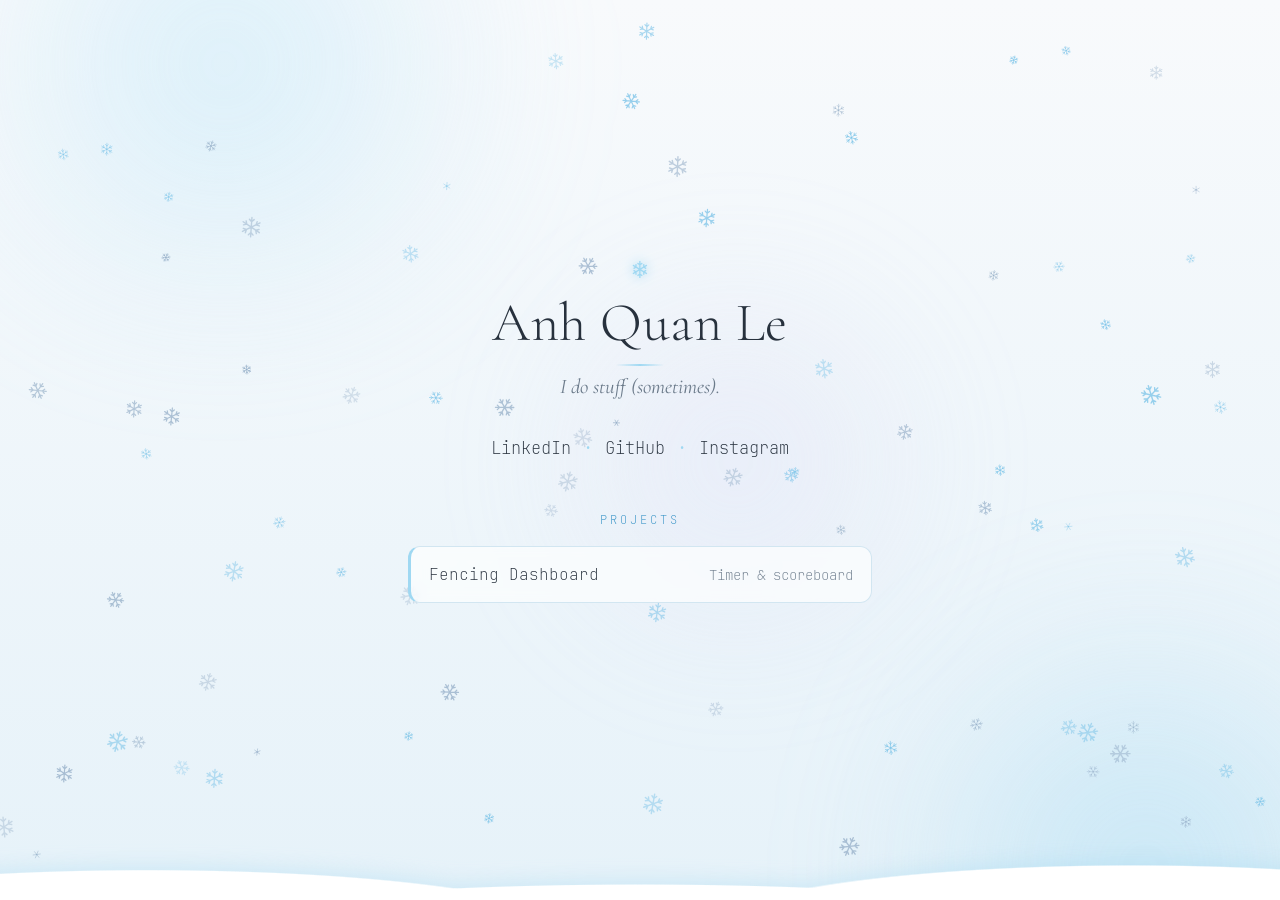
<file: index.html>
<!DOCTYPE html>
<html lang="en">
    <head>
        <meta charset="utf-8">
        <meta name="viewport" content="width=device-width, initial-scale=1">
        <meta name="color-scheme" content="light">
        <title>Anh Quan Le</title>
        <link rel="stylesheet" href="style.css?v=3">
    </head>

    <body>
        <div class="aurora" aria-hidden="true">
            <span class="glow glow-1"></span>
            <span class="glow glow-2"></span>
            <span class="glow glow-3"></span>
        </div>
        <canvas id="snow" aria-hidden="true"></canvas>

        <main class="page-content">
            <header class="intro">
                <span class="flake" aria-hidden="true">❄</span>
                <h1>Anh Quan Le</h1>
                <p class="tagline">I do stuff (sometimes).</p>
            </header>

            <nav class="socials" aria-label="Socials">
                <a href="https://www.linkedin.com/in/anh-quan-le-5a0b0a237/" target="_blank" rel="noreferrer">LinkedIn</a>
                <span class="dot" aria-hidden="true">·</span>
                <a href="https://github.com/LeQuan14" target="_blank" rel="noreferrer">GitHub</a>
                <span class="dot" aria-hidden="true">·</span>
                <a href="https://www.instagram.com/quanl_/" target="_blank" rel="noreferrer">Instagram</a>
            </nav>

            <section class="projects" aria-labelledby="projects-title">
                <h2 id="projects-title">Projects</h2>
                <ul>
                    <li>
                        <a href="fencing-dashboard/index.html">
                            <span class="name">Fencing Dashboard</span>
                            <span class="desc">Timer &amp; scoreboard</span>
                        </a>
                    </li>
                </ul>
            </section>
        </main>

        <div class="snowbank" aria-hidden="true"></div>

        <script>
            (function () {
                const canvas = document.getElementById('snow');
                const ctx = canvas.getContext('2d');
                const reduceMotion = window.matchMedia('(prefers-reduced-motion: reduce)');
                let flakes = [];
                let width = 0;
                let height = 0;
                let frameId = null;

                // wind gusts: every 8-16s the wind ramps up, blows for 2-4s, then dies down
                let wind = 0;
                let windTarget = 0;
                let gustFrames = 0;
                let calmFrames = 300;

                function updateWind() {
                    if (gustFrames > 0) {
                        if (--gustFrames <= 0) {
                            windTarget = 0;
                            calmFrames = Math.round(480 + Math.random() * 480);
                        }
                    } else if (--calmFrames <= 0) {
                        const dir = Math.random() < 0.5 ? -1 : 1;
                        windTarget = dir * (1.5 + Math.random() * 1.5);
                        gustFrames = Math.round(120 + Math.random() * 120);
                    }
                    wind += (windTarget - wind) * 0.02;
                }

                function resize() {
                    const ratio = window.devicePixelRatio || 1;
                    width = window.innerWidth;
                    height = window.innerHeight;
                    canvas.width = width * ratio;
                    canvas.height = height * ratio;
                    ctx.setTransform(ratio, 0, 0, ratio, 0, 0);

                    // density scales with screen area
                    const count = Math.min(110, Math.round((width * height) / 14000));
                    flakes = Array.from({ length: count }, () => makeFlake(true));
                    if (reduceMotion.matches) draw();
                }

                function makeFlake(anywhere) {
                    const r = Math.random() * 7 + 3; // arm length in px
                    return {
                        x: Math.random() * width,
                        y: anywhere ? Math.random() * height : -r,
                        r: r,
                        speed: r * 0.07 + Math.random() * 0.3,
                        hue: Math.random() < 0.5 ? '125, 196, 232' : '150, 175, 200',
                        drift: Math.random() * Math.PI * 2,
                        angle: Math.random() * Math.PI,
                        spin: (Math.random() - 0.5) * 0.01,
                        alpha: Math.random() * 0.45 + 0.35
                    };
                }

                // six-armed flake: each arm has a pair of side branches
                function drawFlake(f) {
                    ctx.save();
                    ctx.translate(f.x, f.y);
                    ctx.rotate(f.angle);
                    ctx.strokeStyle = `rgba(${f.hue}, ${f.alpha})`;
                    ctx.lineWidth = Math.max(0.8, f.r / 7);
                    ctx.lineCap = 'round';
                    ctx.beginPath();
                    for (let i = 0; i < 6; i++) {
                        ctx.moveTo(0, 0);
                        ctx.lineTo(0, -f.r);
                        if (f.r > 4) {
                            const b = f.r * 0.55;
                            const len = f.r * 0.35;
                            ctx.moveTo(0, -b);
                            ctx.lineTo(-len * 0.7, -b - len * 0.7);
                            ctx.moveTo(0, -b);
                            ctx.lineTo(len * 0.7, -b - len * 0.7);
                        }
                        ctx.rotate(Math.PI / 3);
                    }
                    ctx.stroke();
                    ctx.restore();
                }

                function draw() {
                    ctx.clearRect(0, 0, width, height);
                    for (const f of flakes) drawFlake(f);
                }

                function step() {
                    updateWind();
                    for (let i = 0; i < flakes.length; i++) {
                        const f = flakes[i];
                        f.drift += 0.01;
                        f.angle += f.spin + wind * 0.004;
                        f.y += f.speed;
                        // bigger flakes catch more wind
                        f.x += Math.sin(f.drift) * 0.3 + wind * (0.5 + f.r / 10);
                        if (f.y > height + f.r) flakes[i] = makeFlake(false);
                        if (f.x > width + f.r) f.x = -f.r;
                        if (f.x < -f.r) f.x = width + f.r;
                    }
                    draw();
                    frameId = requestAnimationFrame(step);
                }

                function start() {
                    cancelAnimationFrame(frameId);
                    if (reduceMotion.matches) {
                        draw();
                    } else {
                        frameId = requestAnimationFrame(step);
                    }
                }

                window.addEventListener('resize', resize);
                reduceMotion.addEventListener('change', start);
                resize();
                start();
            })();
        </script>
    </body>
</html>
</file>
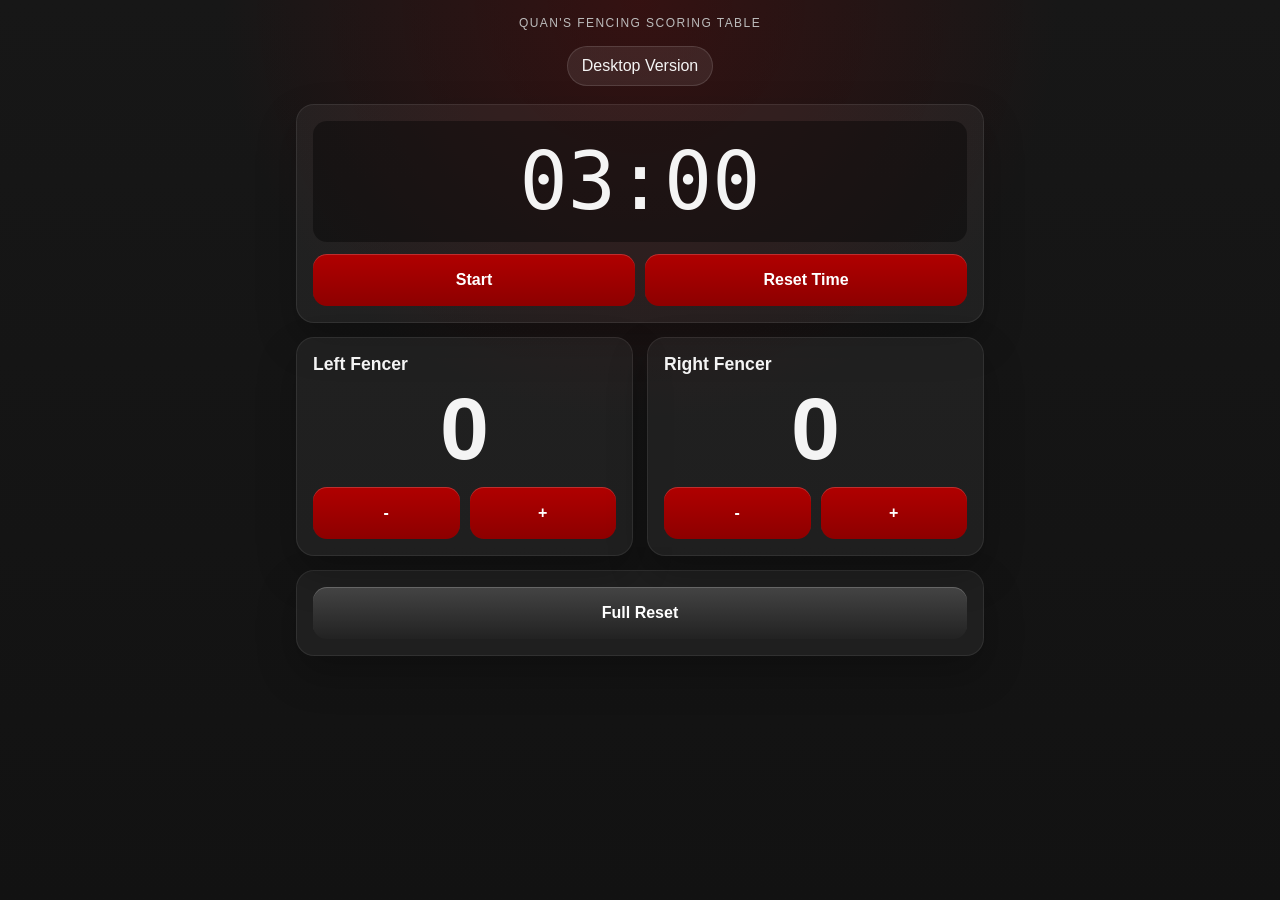
<file: fencing-dashboard-mobile/index.html>
<!DOCTYPE html>
<html lang="de">
<head>
    <meta charset="UTF-8">
    <meta name="viewport" content="width=device-width, initial-scale=1.0">
    <title>Fencing - Mobile Scoring Table</title>
    <link rel="stylesheet" href="mobile-style.css">
</head>
<body>
    <main class="app-shell">
        <header class="hero">
            <p class="eyebrow">Quan's Fencing Scoring Table</p>
            <h1></h1>
            <a class="desktop-link" href="../fencing-dashboard/">Desktop Version</a>
        </header>

        <section class="timer-card" aria-label="Timer">
            <div class="timer" id="time-display">03:00</div>
            <div class="timer-actions">
                <button id="start-stop-btn" onclick="toggleTimer()">Start</button>
                <button onclick="resetTimer()">Reset Time</button>
            </div>
        </section>

        <section class="score-grid" aria-label="scoreboard">
            <article class="fencer-card left">
                <h2>Left Fencer</h2>
                <div class="score" id="score-left">0</div>
                <div class="score-actions">
                    <button class="btn-score" onclick="changeScore('left', -1)">-</button>
                    <button class="btn-score" onclick="changeScore('left', 1)">+</button>
                </div>
            </article>

            <article class="fencer-card right">
                <h2>Right Fencer</h2>
                <div class="score" id="score-right">0</div>
                <div class="score-actions">
                    <button class="btn-score" onclick="changeScore('right', -1)">-</button>
                    <button class="btn-score" onclick="changeScore('right', 1)">+</button>
                </div>
            </article>
        </section>

        <footer class="footer-actions">
            <button class="danger" onclick="resetAll()">Full Reset</button>
        </footer>
    </main>

    <script>
        let timeLeft = 180;
        let timerId = null;
        let scoreLeft = 0;
        let scoreRight = 0;

        function updateTimerDisplay() {
            const minutes = Math.floor(timeLeft / 60);
            const seconds = timeLeft % 60;
            document.getElementById('time-display').innerText =
                `${minutes.toString().padStart(2, '0')}:${seconds.toString().padStart(2, '0')}`;
        }

        function toggleTimer() {
            if (timerId === null) {
                timerId = setInterval(() => {
                    if (timeLeft > 0) {
                        timeLeft--;
                        updateTimerDisplay();
                    } else {
                        clearInterval(timerId);
                        timerId = null;
                        alert('Time over!');
                    }
                }, 1000);
                document.getElementById('start-stop-btn').innerText = 'Stop';
            } else {
                clearInterval(timerId);
                timerId = null;
                document.getElementById('start-stop-btn').innerText = 'Start';
            }
        }

        function resetTimer() {
            clearInterval(timerId);
            timerId = null;
            timeLeft = 180;
            updateTimerDisplay();
            document.getElementById('start-stop-btn').innerText = 'Start';
        }

        function changeScore(side, amount) {
            if (side === 'left') {
                scoreLeft = Math.max(0, scoreLeft + amount);
                document.getElementById('score-left').innerText = scoreLeft;
            } else {
                scoreRight = Math.max(0, scoreRight + amount);
                document.getElementById('score-right').innerText = scoreRight;
            }
        }

        function resetAll() {
            resetTimer();
            scoreLeft = 0;
            scoreRight = 0;
            document.getElementById('score-left').innerText = 0;
            document.getElementById('score-right').innerText = 0;
        }
    </script>
</body>
</html>
</file>
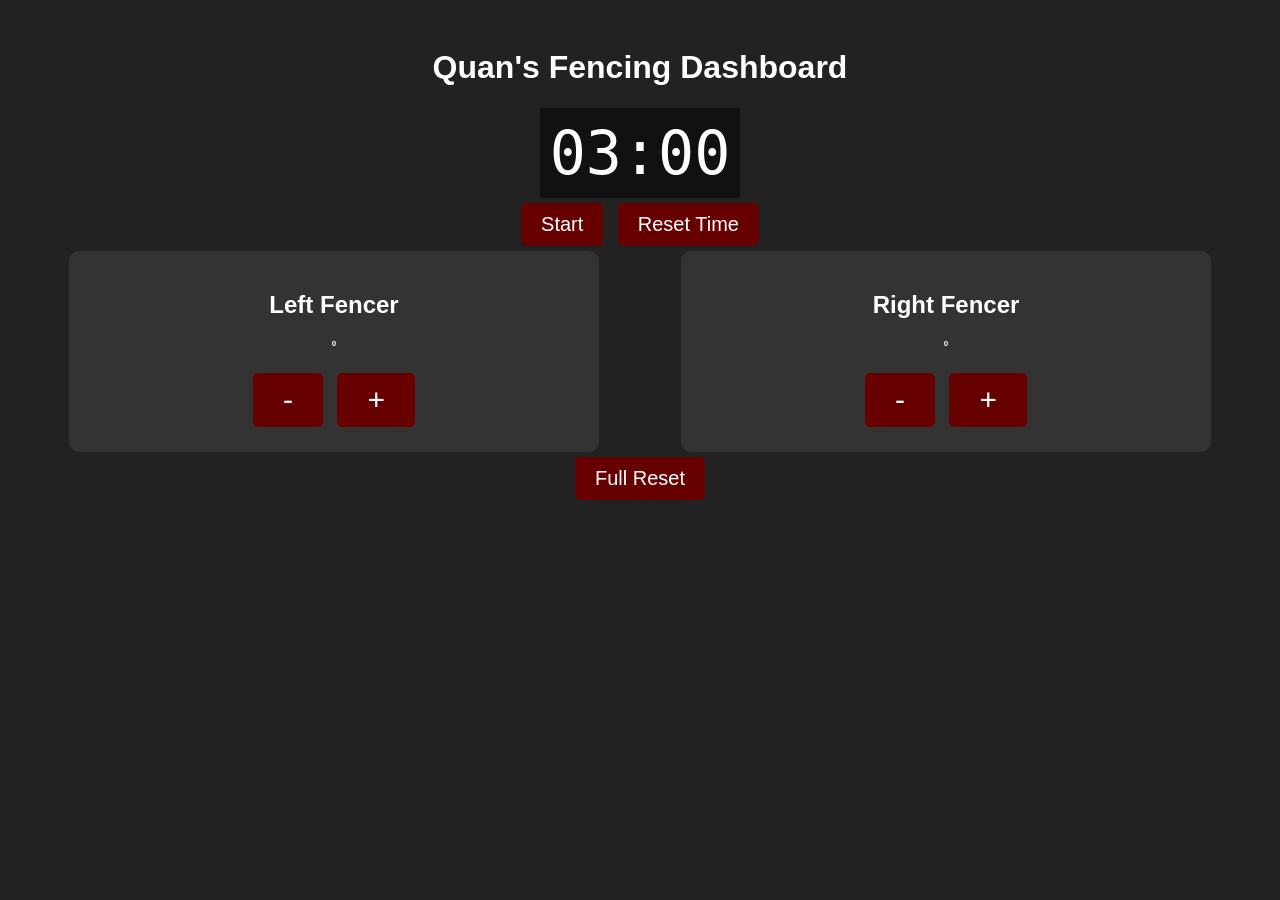
<file: fencing-dashboard/index.html>
<!DOCTYPE html>
<html lang="de">
<head>
    <meta charset="UTF-8">
    <meta name="viewport" content="width=device-width, initial-scale=1.0">
    <title>Fechten - Kampfgericht</title>
    <link rel="stylesheet" href="dashboard-style.css">
</head>
<body>

    <h1>Quan's Fencing Dashboard</h1>

    <div>
        <div class="timer" id="time-display">03:00</div>
        <br>
        <button id="start-stop-btn" onclick="toggleTimer()">Start</button>
        <button onclick="resetTimer()">Reset Time</button>
    </div>

    <div class="score-board">
        <div class="fencer">
            <h2>Left Fencer</h2>
            <div class="score" id="score-left">0</div>
            <button class="btn-score" onclick="changeScore('left', -1)">-</button>
            <button class="btn-score" onclick="changeScore('left', 1)">+</button>
        </div>

        <div class="fencer">
            <h2>Right Fencer</h2>
            <div class="score" id="score-right">0</div>
            <button class="btn-score" onclick="changeScore('right', -1)">-</button>
            <button class="btn-score" onclick="changeScore('right', 1)">+</button>
        </div>
    </div>

    <button onclick="resetAll()">Full Reset</button>

    <script>
        // variables for timer and scores
        let timeLeft = 180; // 3 minutes in seconds
        let timerId = null;
        let scoreLeft = 0;
        let scoreRight = 0;

        // Timer Logic
        function updateTimerDisplay() {
            let minutes = Math.floor(timeLeft / 60);
            let seconds = timeLeft % 60;
            document.getElementById('time-display').innerText = 
                `${minutes.toString().padStart(2, '0')}:${seconds.toString().padStart(2, '0')}`;
        }

        function toggleTimer() {
            if (timerId === null) {
                // Start
                timerId = setInterval(() => {
                    if (timeLeft > 0) {
                        timeLeft--;
                        updateTimerDisplay();
                    } else {
                        clearInterval(timerId);
                        timerId = null;
                        alert("Time over!");
                    }
                }, 1000);
                document.getElementById('start-stop-btn').innerText = "Stop";
            } else {
                // Stop
                clearInterval(timerId);
                timerId = null;
                document.getElementById('start-stop-btn').innerText = "Start";
            }
        }

        function resetTimer() {
            clearInterval(timerId);
            timerId = null;
            timeLeft = 180;
            updateTimerDisplay();
            document.getElementById('start-stop-btn').innerText = "Start";
        }

        // scoring logic
        function changeScore(side, amount) {
            if (side === 'left') {
                scoreLeft = Math.max(0, scoreLeft + amount); // Verhindert Minuspunkte
                document.getElementById('score-left').innerText = scoreLeft;
            } else {
                scoreRight = Math.max(0, scoreRight + amount);
                document.getElementById('score-right').innerText = scoreRight;
            }
        }

        function resetAll() {
            resetTimer();
            scoreLeft = 0;
            scoreRight = 0;
            document.getElementById('score-left').innerText = 0;
            document.getElementById('score-right').innerText = 0;
        }
    </script>
</body>
</html>
</file>
<file: style.css>
@font-face {
    font-family: 'JetBrains Mono';
    src: url('fonts/JetBrainsMonoNerdFont-Thin.ttf');
}

@font-face {
    font-family: 'Cormorant Garamond';
    src: url('fonts/CormorantGaramond-Variable.woff2') format('woff2');
    font-weight: 300 700;
    font-style: normal;
    font-display: swap;
}

@font-face {
    font-family: 'Cormorant Garamond';
    src: url('fonts/CormorantGaramond-Italic-Variable.woff2') format('woff2');
    font-weight: 300 700;
    font-style: italic;
    font-display: swap;
}

:root {
    --bg-top: #f8fafc;
    --bg-bottom: #e6f2f9;
    --text: #27313d;
    --muted: #6b7a8a;
    --accent: #2f8fc4;
    --ice: #9fd8f2;
    --ice-soft: #e4f5fc;
    --line: #d2e6f1;
    --card: rgba(255, 255, 255, 0.65);
    --serif: 'Cormorant Garamond', Garamond, 'Times New Roman', serif;
}

* {
    box-sizing: border-box;
}

html, body {
    min-height: 100%;
}

body {
    margin: 0;
    min-height: 100vh;
    display: flex;
    justify-content: center;
    align-items: center;
    color: var(--text);
    background: linear-gradient(180deg, var(--bg-top) 0%, var(--bg-bottom) 100%);
    background-attachment: fixed;
    font-family: 'JetBrains Mono', ui-monospace, monospace;
    font-size: 16px;
    line-height: 1.6;
    word-wrap: break-word;
    overflow-x: hidden;
}

/* Slowly drifting ice blue glow behind the snow */

.aurora {
    position: fixed;
    inset: 0;
    z-index: 0;
    overflow: hidden;
    pointer-events: none;
}

.glow {
    position: absolute;
    border-radius: 50%;
    filter: blur(70px);
    opacity: 0.55;
    will-change: transform;
}

.glow-1 {
    width: 55vmax;
    height: 40vmax;
    top: -15vmax;
    left: -10vmax;
    background: radial-gradient(circle, #bfe6f8 0%, transparent 70%);
    animation: float-1 38s ease-in-out infinite alternate;
}

.glow-2 {
    width: 45vmax;
    height: 45vmax;
    bottom: -20vmax;
    right: -12vmax;
    background: radial-gradient(circle, #a9dcf3 0%, transparent 70%);
    animation: float-2 46s ease-in-out infinite alternate;
}

.glow-3 {
    width: 35vmax;
    height: 30vmax;
    top: 30%;
    left: 40%;
    background: radial-gradient(circle, #dcd9f5 0%, transparent 70%);
    opacity: 0.4;
    animation: float-3 54s ease-in-out infinite alternate;
}

@keyframes float-1 {
    0%   { transform: translate(0, 0) scale(1); }
    50%  { transform: translate(25vw, 15vh) scale(1.15); }
    100% { transform: translate(45vw, 5vh) scale(0.95); }
}

@keyframes float-2 {
    0%   { transform: translate(0, 0) scale(1); }
    50%  { transform: translate(-30vw, -20vh) scale(1.1); }
    100% { transform: translate(-15vw, -40vh) scale(1.2); }
}

@keyframes float-3 {
    0%   { transform: translate(0, 0) scale(1); }
    50%  { transform: translate(-35vw, 20vh) scale(1.2); }
    100% { transform: translate(-10vw, -25vh) scale(0.9); }
}

#snow {
    position: fixed;
    inset: 0;
    width: 100%;
    height: 100%;
    pointer-events: none;
    z-index: 0;
}

.page-content {
    position: relative;
    z-index: 1;
    width: 100%;
    max-width: 32rem;
    padding: 4rem 1.5rem 7rem;
    text-align: center;
}

/* Intro */

.flake {
    display: inline-block;
    color: var(--ice);
    font-size: 1.6rem;
    text-shadow: 0 0 12px var(--ice);
    animation: spin 18s linear infinite;
}

h1 {
    margin: 0.25rem 0 0.25rem;
    font-family: var(--serif);
    font-size: 3.4em;
    font-weight: 300;
    line-height: 1.1;
    letter-spacing: 0.01em;
}

h1::after {
    content: "";
    display: block;
    width: 3rem;
    height: 2px;
    margin: 0.6rem auto 0;
    border-radius: 2px;
    background: linear-gradient(90deg, transparent, var(--ice), transparent);
}

.tagline {
    margin: 0;
    color: var(--muted);
    font-family: var(--serif);
    font-size: 1.3em;
    font-style: italic;
}

/* Links */

a {
    color: var(--text);
    text-decoration: none;
    transition: color 160ms ease;
}

a:hover,
a:focus-visible {
    color: var(--accent);
}

a:focus-visible {
    outline: 1px dashed var(--accent);
    outline-offset: 4px;
}

.socials {
    margin: 2rem 0 3rem;
    display: flex;
    flex-wrap: wrap;
    justify-content: center;
    gap: 0.25rem 0.75rem;
    font-size: 1.05em;
}

.socials a {
    border-bottom: 1px solid transparent;
}

.socials a:hover {
    border-bottom-color: var(--accent);
}

.dot {
    color: var(--ice);
}

/* Projects */

.projects h2 {
    margin: 0 0 1rem;
    font-size: 0.75rem;
    font-weight: 400;
    letter-spacing: 0.25em;
    text-transform: uppercase;
    color: var(--accent);
}

.projects ul {
    margin: 0;
    padding: 0;
    list-style: none;
    display: grid;
    gap: 0.75rem;
}

.projects li a {
    display: flex;
    justify-content: space-between;
    align-items: baseline;
    gap: 1rem;
    padding: 0.9rem 1.1rem;
    border: 1px solid var(--line);
    border-left: 3px solid var(--ice);
    border-radius: 0.75rem;
    background: var(--card);
    backdrop-filter: blur(6px);
    text-align: left;
    transition: border-color 160ms ease, background 160ms ease, transform 160ms ease, box-shadow 160ms ease;
}

.projects li a:hover {
    border-color: var(--ice);
    border-left-color: var(--accent);
    background: var(--ice-soft);
    transform: translateY(-2px);
    box-shadow: 0 10px 24px rgba(47, 143, 196, 0.15);
}

.projects .desc {
    color: var(--muted);
    font-size: 0.85em;
    white-space: nowrap;
}

/* Snowbank along the bottom edge */

.snowbank {
    position: fixed;
    left: -5%;
    right: -5%;
    bottom: -3.5rem;
    height: 6rem;
    z-index: 0;
    pointer-events: none;
    background:
        radial-gradient(ellipse 30% 60% at 15% 70%, #fff 98%, transparent 100%),
        radial-gradient(ellipse 35% 55% at 50% 80%, #fff 98%, transparent 100%),
        radial-gradient(ellipse 30% 65% at 85% 70%, #fff 98%, transparent 100%);
    filter: drop-shadow(0 -4px 10px rgba(159, 216, 242, 0.35));
}

@keyframes spin {
    to { transform: rotate(360deg); }
}

@media (max-width: 480px) {
    .projects li a {
        flex-direction: column;
        gap: 0.15rem;
    }
}

@media (prefers-reduced-motion: reduce) {
    .flake { animation: none; }
    .glow { animation: none; }
    .projects li a { transition: none; }
}
</file>
<file: fencing-dashboard-mobile/mobile-style.css>
:root {
    color-scheme: dark;
    --bg: #121212;
    --panel: #1e1e1e;
    --panel-alt: #262626;
    --accent: #8d0000;
    --accent-strong: #b00000;
    --text: #f4f4f4;
    --muted: #bcbcbc;
}

* {
    box-sizing: border-box;
}

html, body {
    margin: 0;
    min-height: 100%;
}

body {
    font-family: Arial, sans-serif;
    background:
        radial-gradient(circle at top, rgba(141, 0, 0, 0.25), transparent 38%),
        linear-gradient(180deg, #171717 0%, var(--bg) 100%);
    color: var(--text);
}

.app-shell {
    max-width: 720px;
    margin: 0 auto;
    padding: 16px;
}

.hero {
    text-align: center;
    margin-bottom: 18px;
}

.eyebrow {
    margin: 0 0 4px;
    color: var(--muted);
    text-transform: uppercase;
    letter-spacing: 0.12em;
    font-size: 0.75rem;
}

.hero h1 {
    margin: 0;
    font-size: clamp(1.8rem, 8vw, 2.8rem);
}

.subtitle {
    margin: 8px 0 0;
    color: var(--muted);
    line-height: 1.4;
}

.desktop-link {
    display: inline-block;
    margin-top: 12px;
    color: var(--text);
    text-decoration: none;
    background: rgba(255, 255, 255, 0.08);
    border: 1px solid rgba(255, 255, 255, 0.12);
    padding: 10px 14px;
    border-radius: 999px;
}

.timer-card,
.fencer-card,
.footer-actions {
    background: rgba(255, 255, 255, 0.05);
    border: 1px solid rgba(255, 255, 255, 0.08);
    border-radius: 18px;
    padding: 16px;
    box-shadow: 0 18px 40px rgba(0, 0, 0, 0.24);
}

.timer-card {
    margin-bottom: 14px;
}

.timer {
    font-family: monospace;
    font-size: clamp(3rem, 18vw, 5rem);
    text-align: center;
    background: rgba(0, 0, 0, 0.4);
    border-radius: 14px;
    padding: 14px 12px;
}

.timer-actions,
.score-actions,
.footer-actions {
    display: grid;
    gap: 10px;
}

.timer-actions {
    grid-template-columns: 1fr 1fr;
    margin-top: 12px;
}

.score-grid {
    display: grid;
    gap: 14px;
}

.fencer-card h2 {
    margin: 0 0 10px;
    font-size: 1.1rem;
}

.score {
    font-size: clamp(4rem, 18vw, 5.5rem);
    font-weight: 700;
    line-height: 1;
    text-align: center;
    margin: 4px 0 14px;
}

.score-actions {
    grid-template-columns: 1fr 1fr;
}

button {
    width: 100%;
    min-height: 52px;
    font-size: 1rem;
    font-weight: 700;
    border: 0;
    border-radius: 14px;
    color: white;
    background: linear-gradient(180deg, var(--accent-strong), var(--accent));
    box-shadow: inset 0 1px 0 rgba(255, 255, 255, 0.18);
}

button:active {
    transform: translateY(1px);
}

.danger {
    background: linear-gradient(180deg, #444, #222);
}

.footer-actions {
    margin-top: 14px;
}

@media (min-width: 720px) {
    .score-grid {
        grid-template-columns: 1fr 1fr;
    }
}
</file>
<file: fencing-dashboard/dashboard-style.css>
body {
    font-family: Arial, sans-serif;
    background-color: #222;
    color: white;
    text-align: center;
    padding: 20px;
}

.score-board {
    display: flex;
    justify-content: space-around;
    margin-bottom: 40px 0;
}

.fencer { 
    background-color: #333;
    padding: 20px;
    border-radius: 10px;
    width: 40%
}

.score {
    font-size: 8px;
    font-weight: bold;
    margin: 20px 0;
}

.timer {
    font-size: 60px;
    font-family: monospace;
    background: #111;
    padding: 10px;
    display: inline-block;
}
button {
    font-size: 20px;
    padding: 10px 20px;
    cursor: pointer;
    background-color: #670000;
    color: white;
    border: none;
    border-radius: 5px;
    margin: 5px;
}
button:hover { 
    background-color: black; 
}
.btn-score { 
    font-size: 30px; 
    padding: 10px 30px; 
}
</file>
